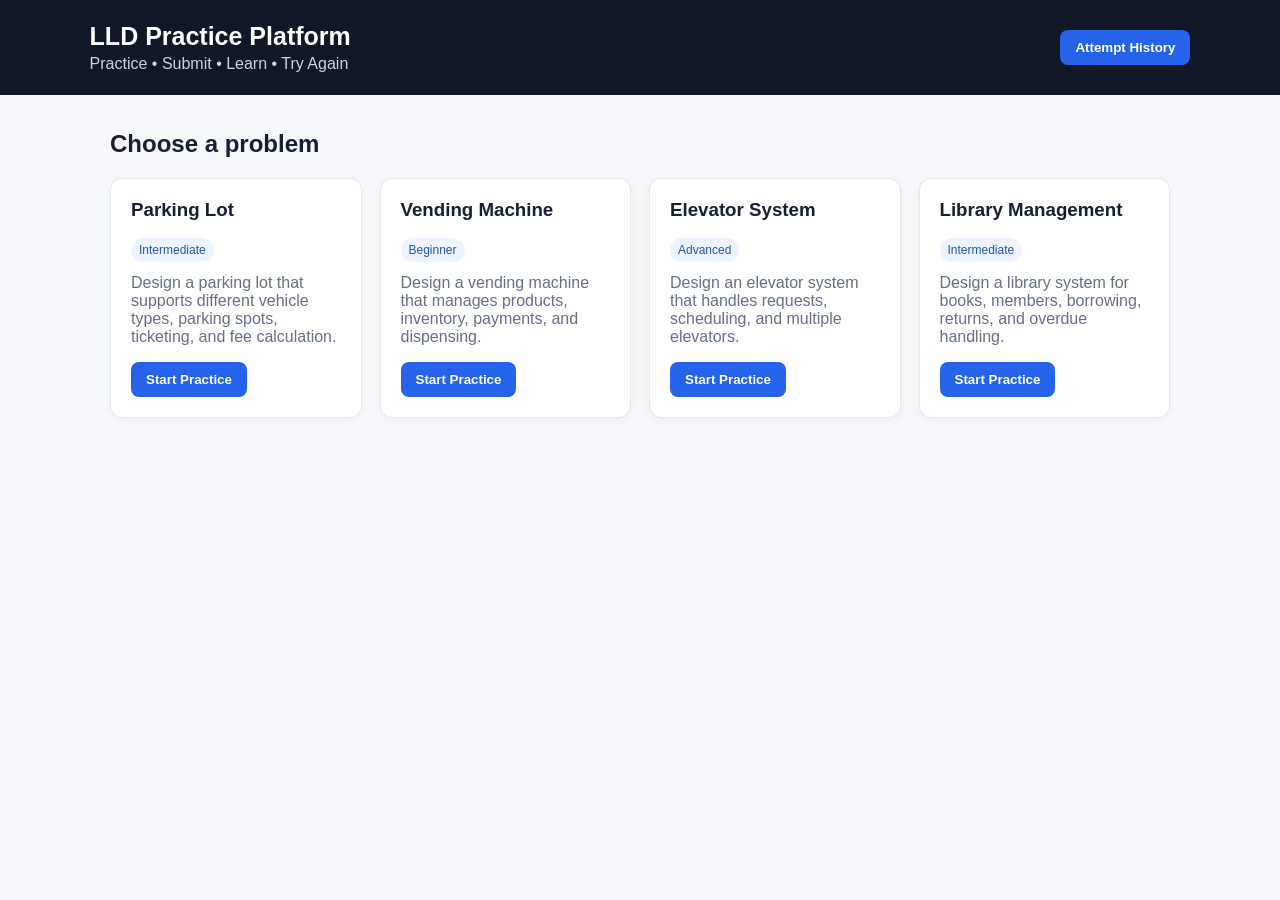
<file: index.html>
<!doctype html>
<html lang="en">
<head>
<meta charset="utf-8"><meta name="viewport" content="width=device-width,initial-scale=1">
<title>LLD Practice Platform</title>
<link rel="stylesheet" href="style.css">
</head>
<body>
<header><div><h1>LLD Practice Platform</h1><p>Practice • Submit • Learn • Try Again</p></div><button id="historyBtn">Attempt History</button></header>
<main>
<section id="problemsView"><h2>Choose a problem</h2><div id="problemGrid" class="grid"></div></section>
<section id="practiceView" class="hidden"></section>
<section id="resultView" class="hidden"></section>
<section id="historyView" class="hidden"><div class="sectionHead"><h2>Attempt History</h2><button id="backProblems">Back to Problems</button></div><div id="historyList"></div></section>
</main>
<script src="app.js"></script>
</body></html>
</file>
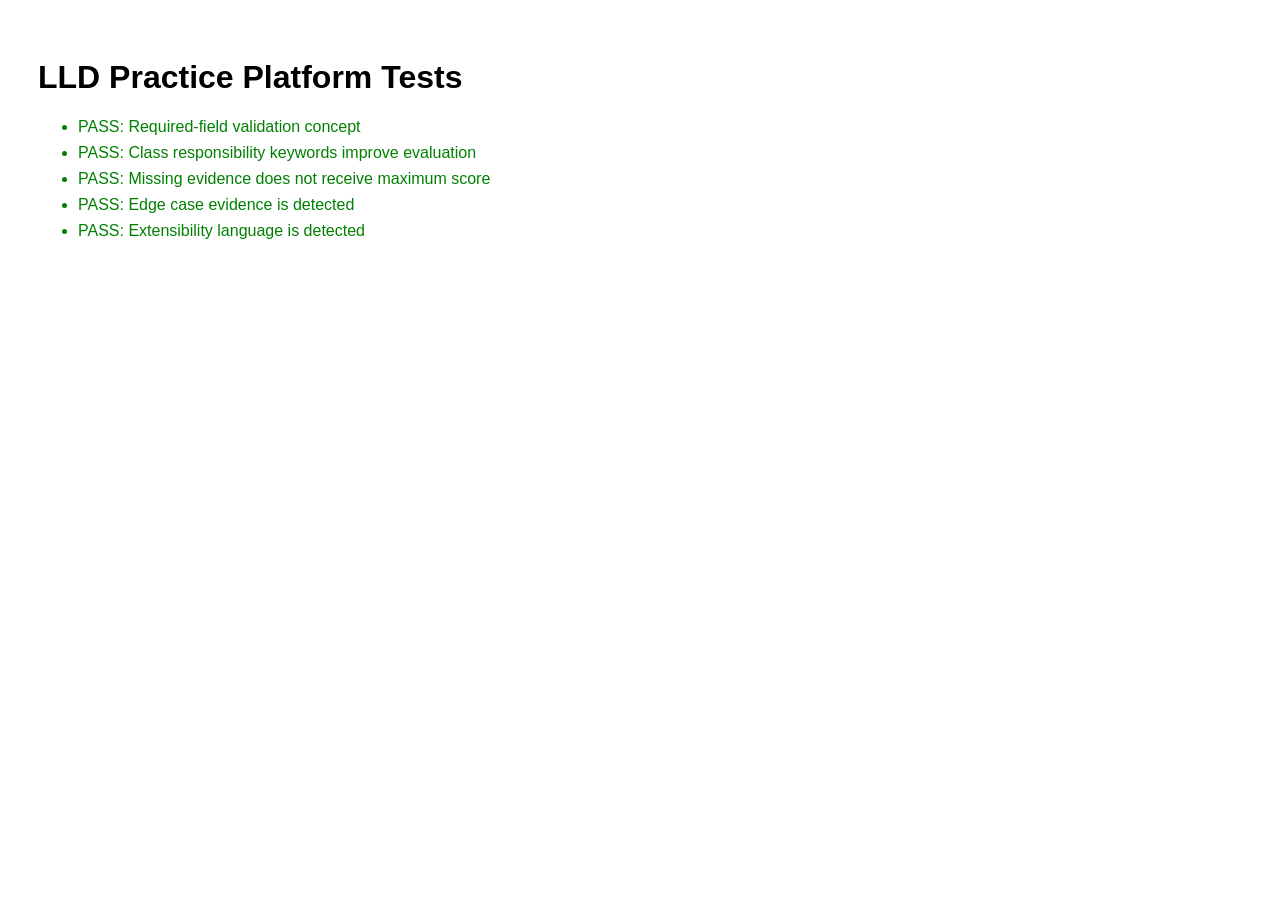
<file: test.html>
<!doctype html><html><head><meta charset="utf-8"><title>LLD Tests</title><style>body{font-family:Arial;padding:30px}li{margin:8px 0}.pass{color:green}.fail{color:red}</style></head><body><h1>LLD Practice Platform Tests</h1><ul id="out"></ul><script>
function assert(name,condition){const li=document.createElement('li');li.className=condition?'pass':'fail';li.textContent=(condition?'PASS: ':'FAIL: ')+name;document.querySelector('#out').appendChild(li)}
function score(text,words){const hits=words.filter(w=>text.toLowerCase().includes(w)).length;return Math.min(5,Math.max(2,hits+2))}
assert('Required-field validation concept', ''.trim()==='');
assert('Class responsibility keywords improve evaluation', score('class Order responsibility service',['class','responsibility','service'])>=4);
assert('Missing evidence does not receive maximum score', score('nothing here',['interface','composition','dependency'])<5);
assert('Edge case evidence is detected', score('edge case and failure handling',['edge','failure'])>=4);
assert('Extensibility language is detected', score('interface allows future change',['interface','change'])>=4);
</script></body></html>
</file>
<file: style.css>
*{box-sizing:border-box}body{margin:0;font-family:Inter,Arial,sans-serif;background:#f5f7fb;color:#172033}header{background:#101828;color:white;padding:22px 7%;display:flex;justify-content:space-between;align-items:center}header h1{margin:0 0 4px;font-size:25px}header p{margin:0;color:#cbd5e1}button{border:0;border-radius:8px;padding:10px 15px;background:#2563eb;color:white;cursor:pointer;font-weight:600}button.secondary{background:#e5e7eb;color:#172033}main{max-width:1100px;margin:35px auto;padding:0 20px}.grid{display:grid;grid-template-columns:repeat(auto-fit,minmax(240px,1fr));gap:18px}.card,.panel{background:white;border:1px solid #e4e7ec;border-radius:12px;padding:20px;box-shadow:0 2px 8px #0000000a}.card h3{margin-top:0}.muted{color:#667085}.tags{display:flex;gap:7px;flex-wrap:wrap;margin:12px 0}.tag{background:#eef4ff;color:#2457a6;padding:5px 8px;border-radius:999px;font-size:12px}.hidden{display:none}.sectionHead{display:flex;justify-content:space-between;align-items:center}.problemInfo{background:#eef4ff;padding:16px;border-radius:10px;margin-bottom:18px}.form{display:grid;gap:14px}label{font-weight:700}textarea{width:100%;min-height:110px;border:1px solid #d0d5dd;border-radius:8px;padding:12px;font:inherit;resize:vertical}.actions{display:flex;gap:10px;margin-top:5px}.status{padding:9px 12px;border-radius:8px;background:#fff7ed;color:#9a3412;display:inline-block;font-weight:700}.feedback{margin:14px 0;padding:16px;border:1px solid #e4e7ec;border-radius:10px}.feedback h4{margin:0 0 8px}.score{font-size:18px;font-weight:800}.historyItem{margin-bottom:12px}.bar{height:8px;background:#e5e7eb;border-radius:10px;overflow:hidden}.bar span{display:block;height:100%;background:#2563eb}.summary{font-size:17px;line-height:1.55}
</file>
